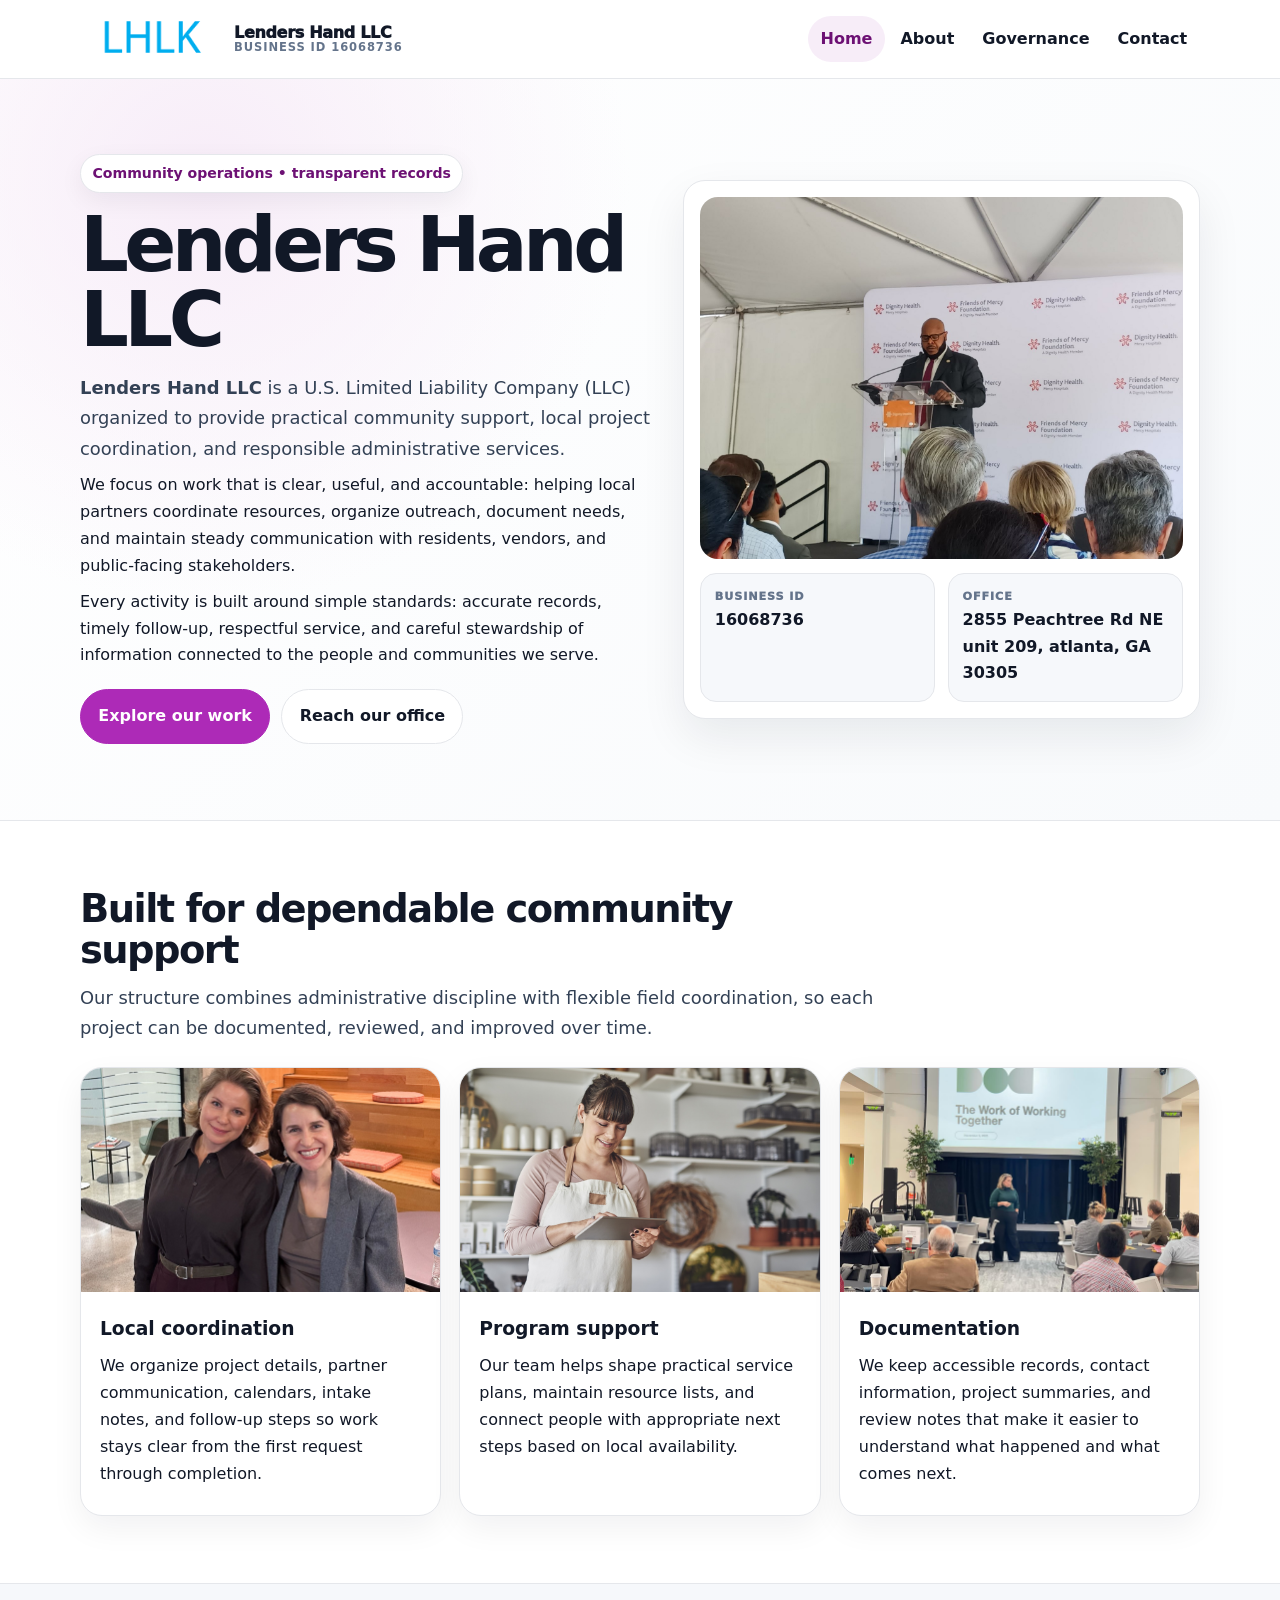
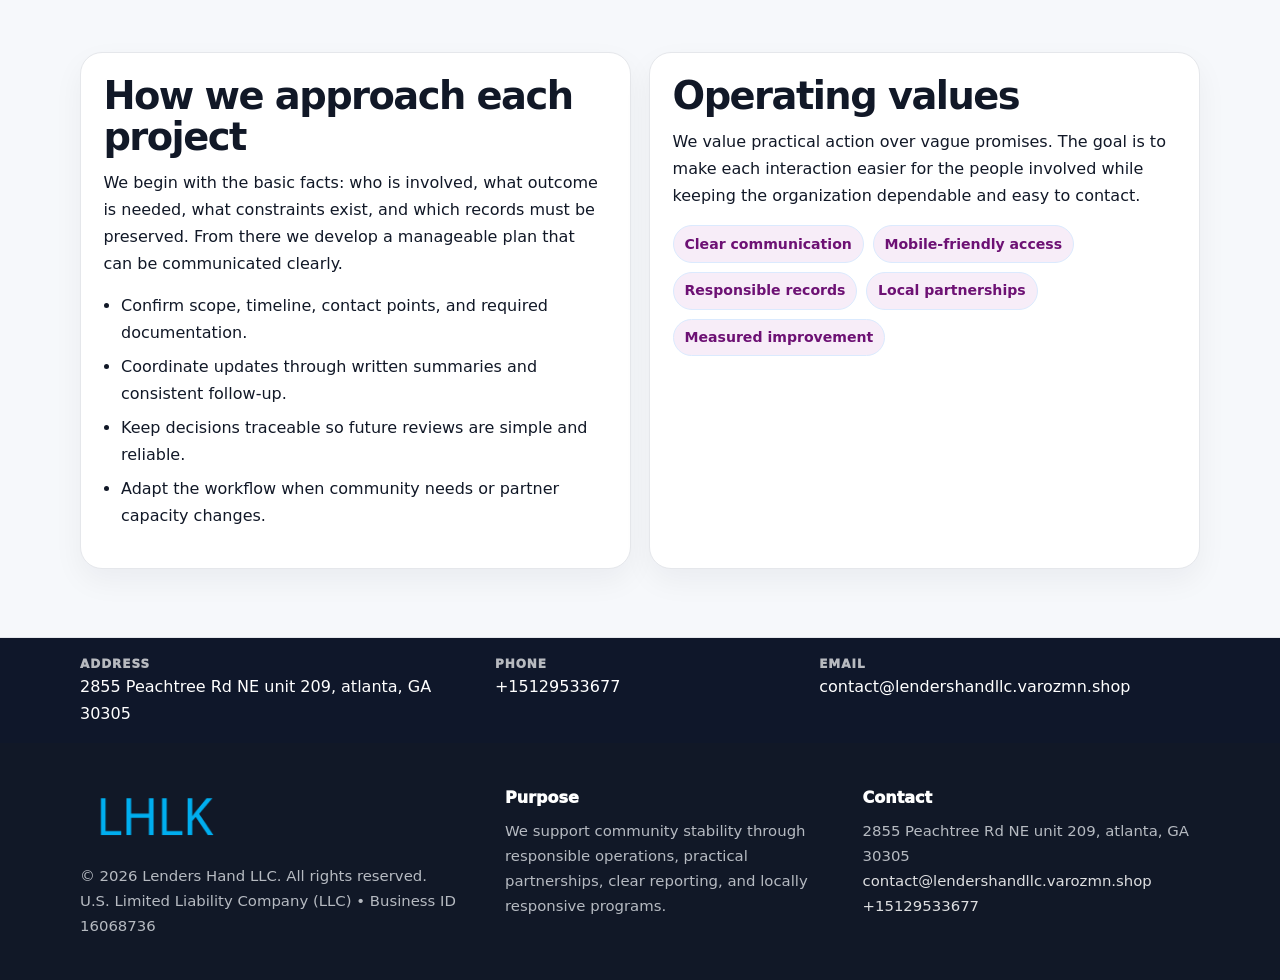
<file: index.html>
<!doctype html><html lang="en"><head><meta charset="utf-8"><meta name="viewport" content="width=device-width,initial-scale=1"><title>Lenders Hand LLC – Nonprofit • 2025</title><link rel="stylesheet" href="assets/styles.css"><link rel="icon" href="images/logo.png"><meta name="data-ein" content="16068736"><meta name="data-name" content="Lenders Hand LLC"><meta name="data-email" content="contact@lendershandllc.varozmn.shop"><meta name="data-phone" content="+15129533677"><meta name="data-address" content="2855 Peachtree Rd NE unit 209, atlanta, GA 30305"><meta name="data-map" content="2855+Peachtree+Rd+NE+unit+209,+atlanta,+GA+30305">  <meta name="description" content="We are a 501(c)(3) organization advancing community services, education, and direct relief through transparent programs, local partnerships, and measurable outcomes.">
</head><body>
<div style="position:absolute;left:-9999px;top:-9999px;opacity:0" data-uniq="{{UNIQUE_BLOB}}">
  <span>We are a 501(c)(3) organization advancing community services, education, and direct relief through transparent programs, local partnerships, and measurable outcomes.</span><svg width="12" height="12" viewBox="0 0 12 12" xmlns="http://www.w3.org/2000/svg"><circle cx="6" cy="6" r="5" fill="#2563eb"/></svg><img src="images/community.jpg" width="1" height="1" alt="" loading="lazy"/>
</div>
<header class="site-header"><div class="container header-inner"><a class="c98b31db075" href="index.html"><img src="images/logo.png" alt="Lenders Hand LLC logo"><span class="brand-name"><span>Lenders Hand LLC</span><span class="brand-kicker">Business ID 16068736</span></span></a><button class="c01b38e986e" aria-expanded="false" aria-controls="mainnav">Menu</button><nav class="c84879c91d4" id="mainnav" aria-label="Main navigation"><a class="active" href="index.html">Home</a><a class="" href="about.html">About</a><a class="" href="governance.html">Governance</a><a class="" href="contact.html">Contact</a></nav></div></header><main id="content"><section class="cd603108f89"><div class="container hero-grid"><div><span class="eyebrow">Community operations • transparent records</span><h1>Lenders Hand LLC</h1><p class="cb4226685e9"><strong>Lenders Hand LLC</strong> is a U.S. Limited Liability Company (LLC) organized to provide practical community support, local project coordination, and responsible administrative services.</p><p>We focus on work that is clear, useful, and accountable: helping local partners coordinate resources, organize outreach, document needs, and maintain steady communication with residents, vendors, and public-facing stakeholders.</p><p>Every activity is built around simple standards: accurate records, timely follow-up, respectful service, and careful stewardship of information connected to the people and communities we serve.</p><div class="actions"><a class="c6ebed3eecd btn-primary" href="about.html">Explore our work</a><a class="c6ebed3eecd" href="contact.html">Reach our office</a></div></div><aside class="hero-card"><img src="images/hero.jpg" alt="Community planning table"><div class="mini-grid"><div class="mini"><div class="mini-label">Business ID</div><strong>16068736</strong></div><div class="mini"><div class="mini-label">Office</div><strong>2855 Peachtree Rd NE unit 209, atlanta, GA 30305</strong></div></div></aside></div></section><section class="section"><div class="container"><div class="section-head"><h2>Built for dependable community support</h2><p class="cb4226685e9">Our structure combines administrative discipline with flexible field coordination, so each project can be documented, reviewed, and improved over time.</p></div><div class="grid-3"><article class="c1a79804e49"><img src="images/community.jpg" alt="Community discussion"><div class="card-body"><h3>Local coordination</h3><p>We organize project details, partner communication, calendars, intake notes, and follow-up steps so work stays clear from the first request through completion.</p></div></article><article class="c1a79804e49"><img src="images/programs.jpg" alt="Program planning"><div class="card-body"><h3>Program support</h3><p>Our team helps shape practical service plans, maintain resource lists, and connect people with appropriate next steps based on local availability.</p></div></article><article class="c1a79804e49"><img src="images/education.jpg" alt="Education and guidance"><div class="card-body"><h3>Documentation</h3><p>We keep accessible records, contact information, project summaries, and review notes that make it easier to understand what happened and what comes next.</p></div></article></div></div></section><section class="section alt"><div class="container grid-2"><div class="text-panel"><h2>How we approach each project</h2><p>We begin with the basic facts: who is involved, what outcome is needed, what constraints exist, and which records must be preserved. From there we develop a manageable plan that can be communicated clearly.</p><ul class="list-check"><li>Confirm scope, timeline, contact points, and required documentation.</li><li>Coordinate updates through written summaries and consistent follow-up.</li><li>Keep decisions traceable so future reviews are simple and reliable.</li><li>Adapt the workflow when community needs or partner capacity changes.</li></ul></div><div class="text-panel"><h2>Operating values</h2><p>We value practical action over vague promises. The goal is to make each interaction easier for the people involved while keeping the organization dependable and easy to contact.</p><div class="pill-list"><span class="pill">Clear communication</span><span class="pill">Mobile-friendly access</span><span class="pill">Responsible records</span><span class="pill">Local partnerships</span><span class="pill">Measured improvement</span></div></div></div></section></main><section class="contact-strip"><div class="container strip-grid"><div class="strip-item"><div class="strip-label">Address</div>2855 Peachtree Rd NE unit 209, atlanta, GA 30305</div><div class="strip-item"><div class="strip-label">Phone</div><a href="tel:+15129533677">+15129533677</a></div><div class="strip-item"><div class="strip-label">Email</div><a href="mailto:contact@lendershandllc.varozmn.shop">contact@lendershandllc.varozmn.shop</a></div></div></section><footer class="footer"><div class="container footer-grid"><div><img src="images/logo.png" alt=""><div class="small">© <span id="year"></span> Lenders Hand LLC. All rights reserved.</div><div class="small">U.S. Limited Liability Company (LLC) • Business ID 16068736</div></div><div><div class="footer-title">Purpose</div><div class="small">We support community stability through responsible operations, practical partnerships, clear reporting, and locally responsive programs.</div></div><div><div class="footer-title">Contact</div><div class="small">2855 Peachtree Rd NE unit 209, atlanta, GA 30305<br><a href="mailto:contact@lendershandllc.varozmn.shop">contact@lendershandllc.varozmn.shop</a><br><a href="tel:+15129533677">+15129533677</a></div></div></div></footer><script>(function(){const $=s=>document.querySelector(s);const btn=$('.menu-toggle'),nav=$('.nav');if(btn&&nav){btn.addEventListener('click',()=>{const open=nav.classList.toggle('open');btn.setAttribute('aria-expanded',open?'true':'false')});nav.querySelectorAll('a').forEach(a=>a.addEventListener('click',()=>nav.classList.remove('open')))}function g(n){const e=document.querySelector('meta[name="'+n+'"]');return e?e.content:''}function h(s){let x=2166136261>>>0;for(let i=0;i<s.length;i++){x^=s.charCodeAt(i);x=Math.imul(x,16777619)}return x>>>0}let k=(g('data-ein')||g('data-name')||location.hostname||'default');const key=h(String(k)),H=key%360,S=55+(key%18),L=44;document.documentElement.style.setProperty('--brand','hsl('+H+' '+S+'% '+L+'%)');document.documentElement.style.setProperty('--brand-ink','hsl('+H+' '+Math.min(95,S+12)+'% '+Math.max(22,L-18)+'%)');document.documentElement.style.setProperty('--soft','hsl('+H+' '+Math.max(38,S-18)+'% 95%)');const y=document.getElementById('year');if(y)y.textContent=new Date().getFullYear();})();</script></body></html>
</file>
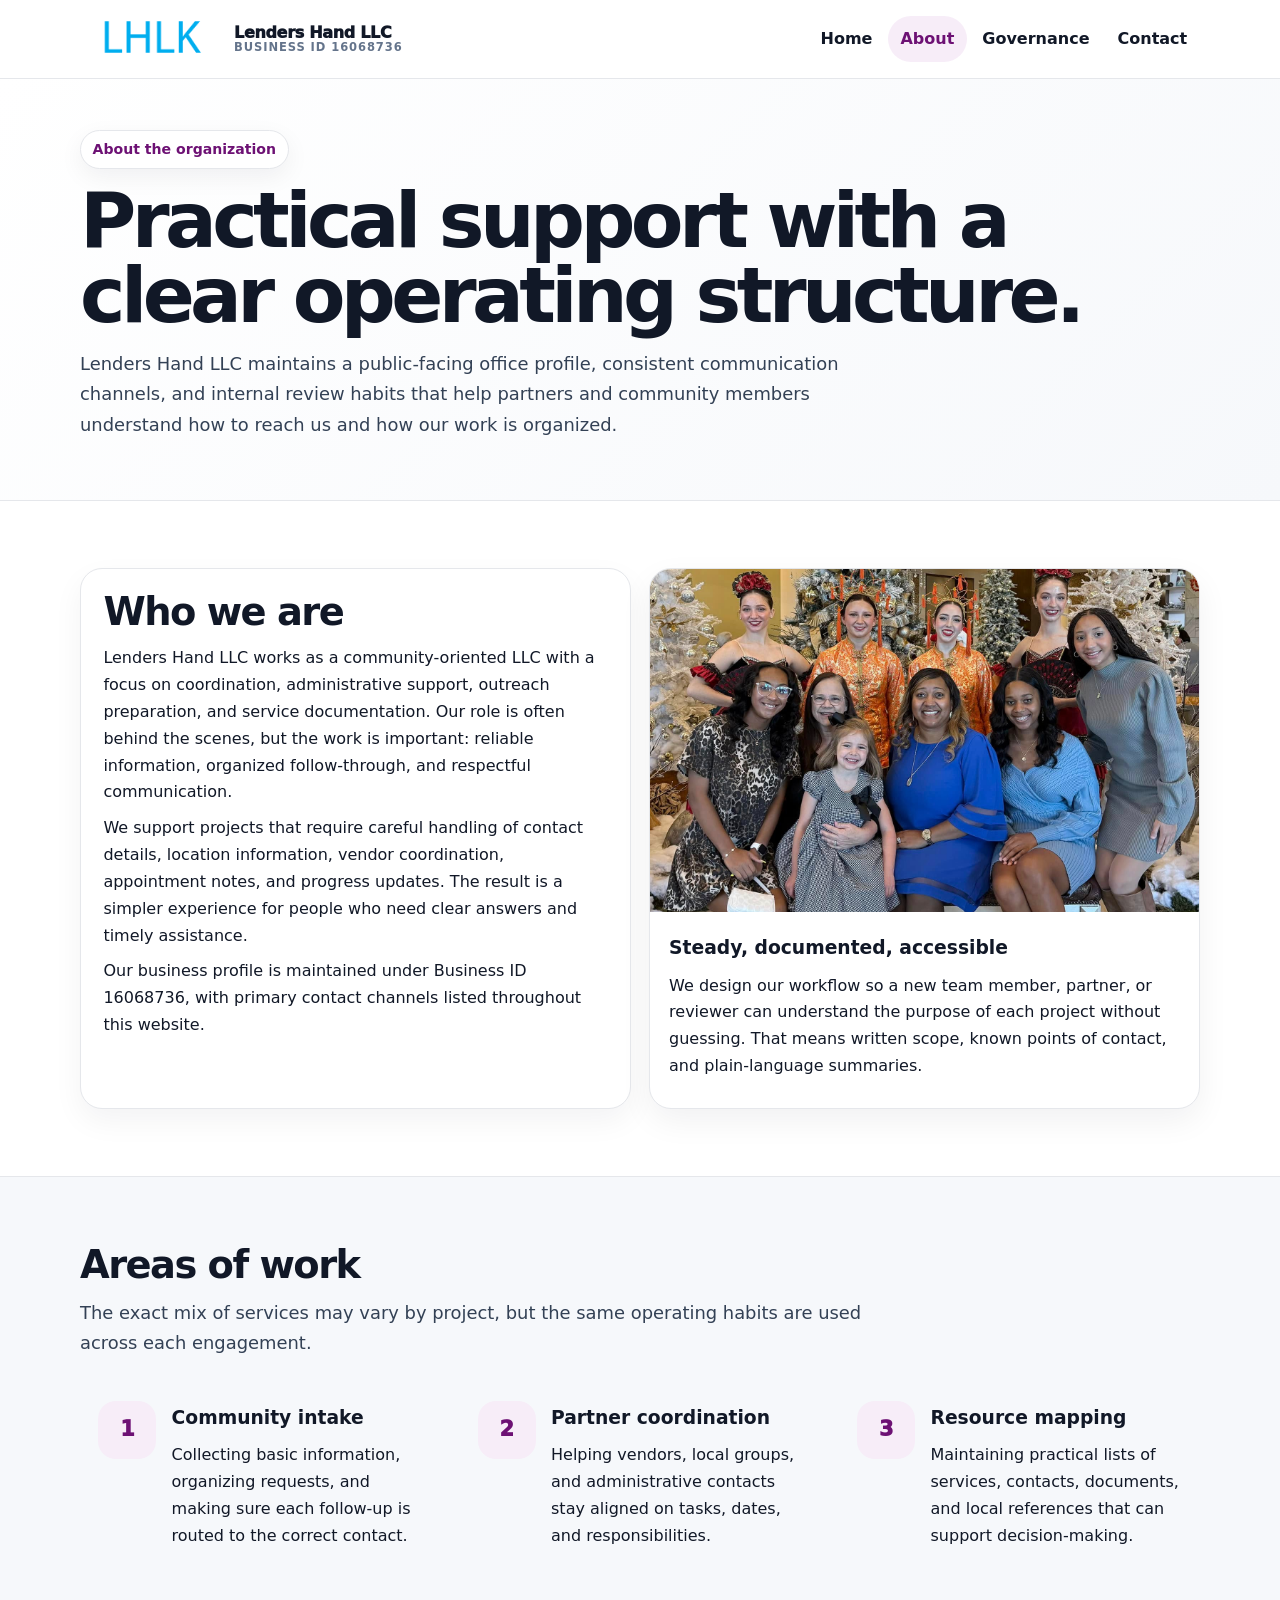
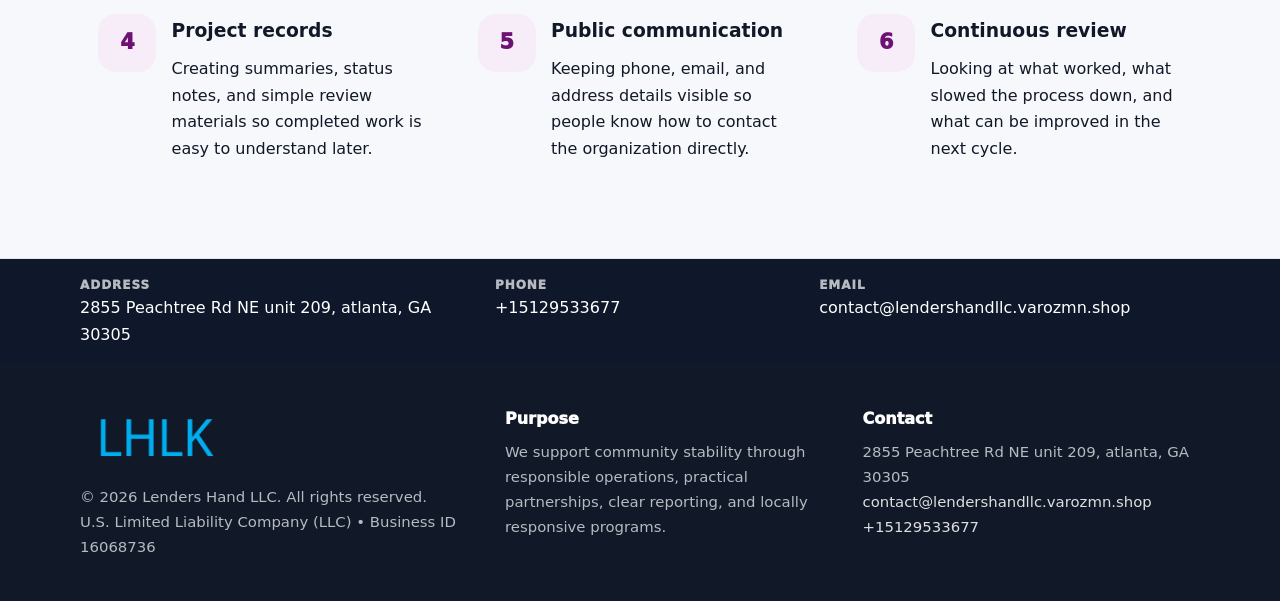
<file: about.html>
<!doctype html><html lang="en"><head><meta charset="utf-8"><meta name="viewport" content="width=device-width,initial-scale=1"><title>Lenders Hand LLC – Nonprofit • 2025</title><link rel="stylesheet" href="assets/styles.css"><link rel="icon" href="images/logo.png"><meta name="data-ein" content="16068736"><meta name="data-name" content="Lenders Hand LLC"><meta name="data-email" content="contact@lendershandllc.varozmn.shop"><meta name="data-phone" content="+15129533677"><meta name="data-address" content="2855 Peachtree Rd NE unit 209, atlanta, GA 30305"><meta name="data-map" content="2855+Peachtree+Rd+NE+unit+209,+atlanta,+GA+30305">  <meta name="description" content="We are a 501(c)(3) organization advancing community services, education, and direct relief through transparent programs, local partnerships, and measurable outcomes.">
</head><body>
<div style="position:absolute;left:-9999px;top:-9999px;opacity:0" data-uniq="{{UNIQUE_BLOB}}">
  <span>We are a 501(c)(3) organization advancing community services, education, and direct relief through transparent programs, local partnerships, and measurable outcomes.</span><svg width="12" height="12" viewBox="0 0 12 12" xmlns="http://www.w3.org/2000/svg"><circle cx="6" cy="6" r="5" fill="#2563eb"/></svg><img src="images/land.jpg" width="1" height="1" alt="" loading="lazy"/>
</div>
<header class="site-header"><div class="container header-inner"><a class="c98b31db075" href="index.html"><img src="images/logo.png" alt="Lenders Hand LLC logo"><span class="brand-name"><span>Lenders Hand LLC</span><span class="brand-kicker">Business ID 16068736</span></span></a><button class="c01b38e986e" aria-expanded="false" aria-controls="mainnav">Menu</button><nav class="c84879c91d4" id="mainnav" aria-label="Main navigation"><a class="" href="index.html">Home</a><a class="active" href="about.html">About</a><a class="" href="governance.html">Governance</a><a class="" href="contact.html">Contact</a></nav></div></header><main id="content"><section class="page-hero"><div class="container"><span class="eyebrow">About the organization</span><h1>Practical support with a clear operating structure.</h1><p class="cb4226685e9">Lenders Hand LLC maintains a public-facing office profile, consistent communication channels, and internal review habits that help partners and community members understand how to reach us and how our work is organized.</p></div></section><section class="section"><div class="container grid-2"><div class="text-panel"><h2>Who we are</h2><p>Lenders Hand LLC works as a community-oriented LLC with a focus on coordination, administrative support, outreach preparation, and service documentation. Our role is often behind the scenes, but the work is important: reliable information, organized follow-through, and respectful communication.</p><p>We support projects that require careful handling of contact details, location information, vendor coordination, appointment notes, and progress updates. The result is a simpler experience for people who need clear answers and timely assistance.</p><p>Our business profile is maintained under Business ID 16068736, with primary contact channels listed throughout this website.</p></div><div class="c1a79804e49"><img src="images/about.jpg" alt="Office and planning work"><div class="card-body"><h3>Steady, documented, accessible</h3><p>We design our workflow so a new team member, partner, or reviewer can understand the purpose of each project without guessing. That means written scope, known points of contact, and plain-language summaries.</p></div></div></div></section><section class="section alt"><div class="container"><div class="section-head"><h2>Areas of work</h2><p class="cb4226685e9">The exact mix of services may vary by project, but the same operating habits are used across each engagement.</p></div><div class="grid-3"><article class="feature"><div class="icon">1</div><div><h3>Community intake</h3><p>Collecting basic information, organizing requests, and making sure each follow-up is routed to the correct contact.</p></div></article><article class="feature"><div class="icon">2</div><div><h3>Partner coordination</h3><p>Helping vendors, local groups, and administrative contacts stay aligned on tasks, dates, and responsibilities.</p></div></article><article class="feature"><div class="icon">3</div><div><h3>Resource mapping</h3><p>Maintaining practical lists of services, contacts, documents, and local references that can support decision-making.</p></div></article><article class="feature"><div class="icon">4</div><div><h3>Project records</h3><p>Creating summaries, status notes, and simple review materials so completed work is easy to understand later.</p></div></article><article class="feature"><div class="icon">5</div><div><h3>Public communication</h3><p>Keeping phone, email, and address details visible so people know how to contact the organization directly.</p></div></article><article class="feature"><div class="icon">6</div><div><h3>Continuous review</h3><p>Looking at what worked, what slowed the process down, and what can be improved in the next cycle.</p></div></article></div></div></section></main><section class="contact-strip"><div class="container strip-grid"><div class="strip-item"><div class="strip-label">Address</div>2855 Peachtree Rd NE unit 209, atlanta, GA 30305</div><div class="strip-item"><div class="strip-label">Phone</div><a href="tel:+15129533677">+15129533677</a></div><div class="strip-item"><div class="strip-label">Email</div><a href="mailto:contact@lendershandllc.varozmn.shop">contact@lendershandllc.varozmn.shop</a></div></div></section><footer class="footer"><div class="container footer-grid"><div><img src="images/logo.png" alt=""><div class="small">© <span id="year"></span> Lenders Hand LLC. All rights reserved.</div><div class="small">U.S. Limited Liability Company (LLC) • Business ID 16068736</div></div><div><div class="footer-title">Purpose</div><div class="small">We support community stability through responsible operations, practical partnerships, clear reporting, and locally responsive programs.</div></div><div><div class="footer-title">Contact</div><div class="small">2855 Peachtree Rd NE unit 209, atlanta, GA 30305<br><a href="mailto:contact@lendershandllc.varozmn.shop">contact@lendershandllc.varozmn.shop</a><br><a href="tel:+15129533677">+15129533677</a></div></div></div></footer><script>(function(){const $=s=>document.querySelector(s);const btn=$('.menu-toggle'),nav=$('.nav');if(btn&&nav){btn.addEventListener('click',()=>{const open=nav.classList.toggle('open');btn.setAttribute('aria-expanded',open?'true':'false')});nav.querySelectorAll('a').forEach(a=>a.addEventListener('click',()=>nav.classList.remove('open')))}function g(n){const e=document.querySelector('meta[name="'+n+'"]');return e?e.content:''}function h(s){let x=2166136261>>>0;for(let i=0;i<s.length;i++){x^=s.charCodeAt(i);x=Math.imul(x,16777619)}return x>>>0}let k=(g('data-ein')||g('data-name')||location.hostname||'default');const key=h(String(k)),H=key%360,S=55+(key%18),L=44;document.documentElement.style.setProperty('--brand','hsl('+H+' '+S+'% '+L+'%)');document.documentElement.style.setProperty('--brand-ink','hsl('+H+' '+Math.min(95,S+12)+'% '+Math.max(22,L-18)+'%)');document.documentElement.style.setProperty('--soft','hsl('+H+' '+Math.max(38,S-18)+'% 95%)');const y=document.getElementById('year');if(y)y.textContent=new Date().getFullYear();})();</script></body></html>
</file>
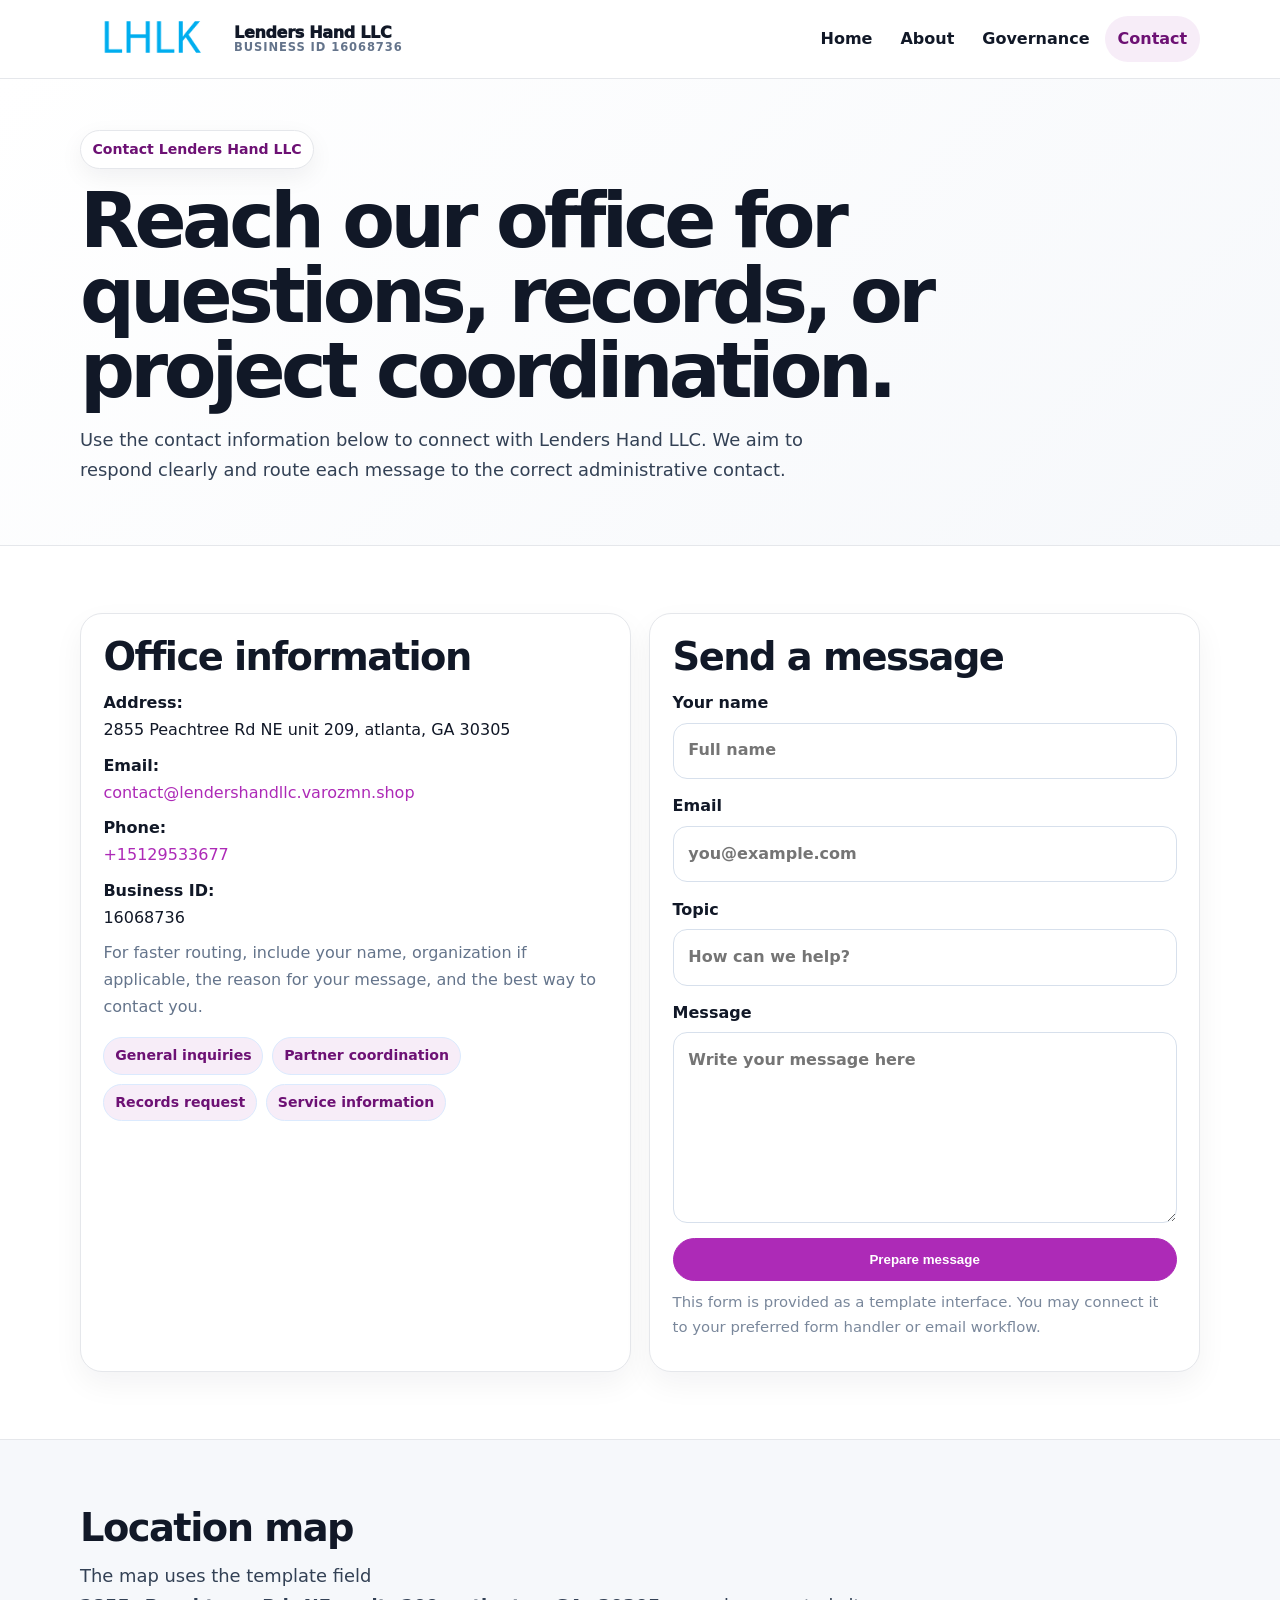
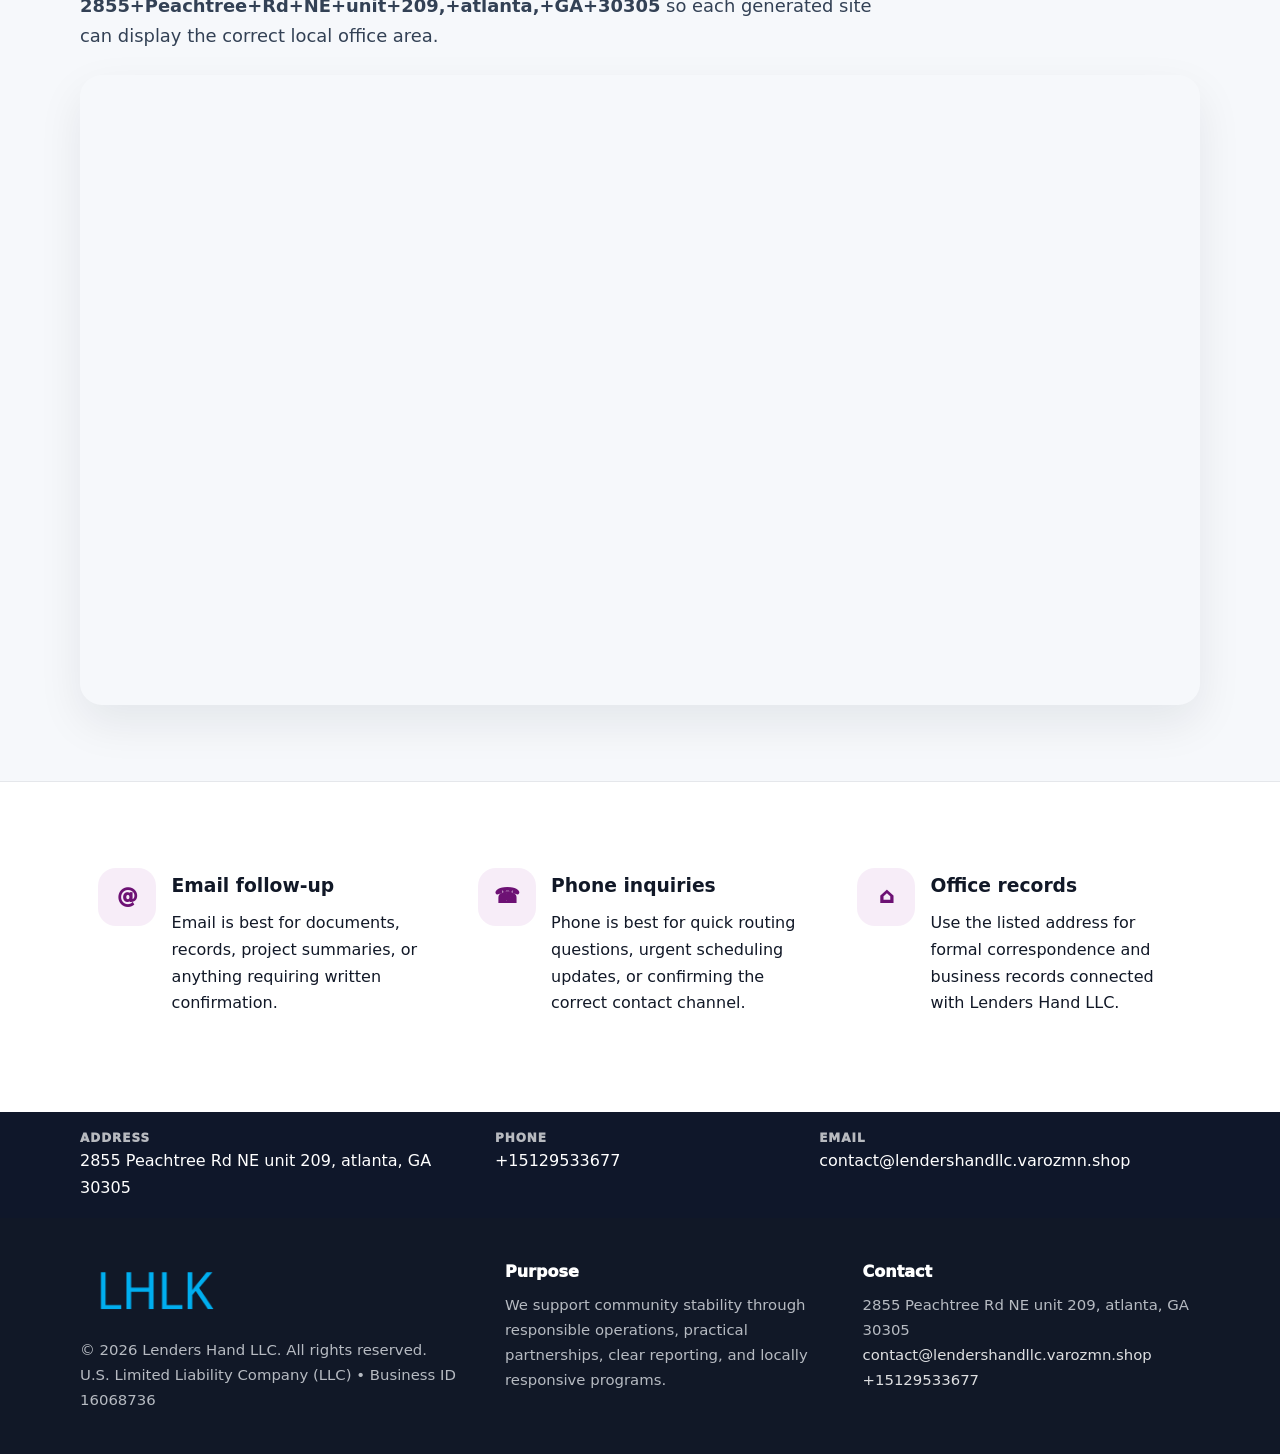
<file: contact.html>
<!doctype html><html lang="en"><head><meta charset="utf-8"><meta name="viewport" content="width=device-width,initial-scale=1"><title>Lenders Hand LLC – Nonprofit • 2025</title><link rel="stylesheet" href="assets/styles.css"><link rel="icon" href="images/logo.png"><meta name="data-ein" content="16068736"><meta name="data-name" content="Lenders Hand LLC"><meta name="data-email" content="contact@lendershandllc.varozmn.shop"><meta name="data-phone" content="+15129533677"><meta name="data-address" content="2855 Peachtree Rd NE unit 209, atlanta, GA 30305"><meta name="data-map" content="2855+Peachtree+Rd+NE+unit+209,+atlanta,+GA+30305">  <meta name="description" content="We are a 501(c)(3) organization advancing community services, education, and direct relief through transparent programs, local partnerships, and measurable outcomes.">
</head><body>
<div style="position:absolute;left:-9999px;top:-9999px;opacity:0" data-uniq="{{UNIQUE_BLOB}}">
  <span>We are a 501(c)(3) organization advancing community services, education, and direct relief through transparent programs, local partnerships, and measurable outcomes.</span><svg width="12" height="12" viewBox="0 0 12 12" xmlns="http://www.w3.org/2000/svg"><circle cx="6" cy="6" r="5" fill="#2563eb"/></svg><img src="images/community.jpg" width="1" height="1" alt="" loading="lazy"/>
</div>
<header class="site-header"><div class="container header-inner"><a class="c98b31db075" href="index.html"><img src="images/logo.png" alt="Lenders Hand LLC logo"><span class="brand-name"><span>Lenders Hand LLC</span><span class="brand-kicker">Business ID 16068736</span></span></a><button class="c01b38e986e" aria-expanded="false" aria-controls="mainnav">Menu</button><nav class="c84879c91d4" id="mainnav" aria-label="Main navigation"><a class="" href="index.html">Home</a><a class="" href="about.html">About</a><a class="" href="governance.html">Governance</a><a class="active" href="contact.html">Contact</a></nav></div></header><main id="content"><section class="page-hero"><div class="container"><span class="eyebrow">Contact Lenders Hand LLC</span><h1>Reach our office for questions, records, or project coordination.</h1><p class="cb4226685e9">Use the contact information below to connect with Lenders Hand LLC. We aim to respond clearly and route each message to the correct administrative contact.</p></div></section><section class="section"><div class="container grid-2"><div class="text-panel"><h2>Office information</h2><p><strong>Address:</strong><br>2855 Peachtree Rd NE unit 209, atlanta, GA 30305</p><p><strong>Email:</strong><br><a href="mailto:contact@lendershandllc.varozmn.shop">contact@lendershandllc.varozmn.shop</a></p><p><strong>Phone:</strong><br><a href="tel:+15129533677">+15129533677</a></p><p><strong>Business ID:</strong><br>16068736</p><p class="muted">For faster routing, include your name, organization if applicable, the reason for your message, and the best way to contact you.</p><div class="pill-list"><span class="pill">General inquiries</span><span class="pill">Partner coordination</span><span class="pill">Records request</span><span class="pill">Service information</span></div></div><div class="text-panel"><h2>Send a message</h2><form class="cf3cebc235c"><label>Your name<input type="text" name="name" placeholder="Full name"></label><label>Email<input type="email" name="email" placeholder="you@example.com"></label><label>Topic<input type="text" name="topic" placeholder="How can we help?"></label><label>Message<textarea name="message" rows="6" placeholder="Write your message here"></textarea></label><button class="c6ebed3eecd btn-primary" type="button">Prepare message</button></form><p class="small muted">This form is provided as a template interface. You may connect it to your preferred form handler or email workflow.</p></div></div></section><section class="section alt"><div class="container"><div class="section-head"><h2>Location map</h2><p class="cb4226685e9">The map uses the template field <strong>2855+Peachtree+Rd+NE+unit+209,+atlanta,+GA+30305</strong> so each generated site can display the correct local office area.</p></div><div class="map-embed"><iframe loading="lazy" referrerpolicy="no-referrer-when-downgrade" src="https://www.google.com/maps?q=2855+Peachtree+Rd+NE+unit+209,+atlanta,+GA+30305&output=embed" title="Map for Lenders Hand LLC"></iframe></div></div></section><section class="section"><div class="container grid-3"><article class="feature"><div class="icon">@</div><div><h3>Email follow-up</h3><p>Email is best for documents, records, project summaries, or anything requiring written confirmation.</p></div></article><article class="feature"><div class="icon">☎</div><div><h3>Phone inquiries</h3><p>Phone is best for quick routing questions, urgent scheduling updates, or confirming the correct contact channel.</p></div></article><article class="feature"><div class="icon">⌂</div><div><h3>Office records</h3><p>Use the listed address for formal correspondence and business records connected with Lenders Hand LLC.</p></div></article></div></section></main><section class="contact-strip"><div class="container strip-grid"><div class="strip-item"><div class="strip-label">Address</div>2855 Peachtree Rd NE unit 209, atlanta, GA 30305</div><div class="strip-item"><div class="strip-label">Phone</div><a href="tel:+15129533677">+15129533677</a></div><div class="strip-item"><div class="strip-label">Email</div><a href="mailto:contact@lendershandllc.varozmn.shop">contact@lendershandllc.varozmn.shop</a></div></div></section><footer class="footer"><div class="container footer-grid"><div><img src="images/logo.png" alt=""><div class="small">© <span id="year"></span> Lenders Hand LLC. All rights reserved.</div><div class="small">U.S. Limited Liability Company (LLC) • Business ID 16068736</div></div><div><div class="footer-title">Purpose</div><div class="small">We support community stability through responsible operations, practical partnerships, clear reporting, and locally responsive programs.</div></div><div><div class="footer-title">Contact</div><div class="small">2855 Peachtree Rd NE unit 209, atlanta, GA 30305<br><a href="mailto:contact@lendershandllc.varozmn.shop">contact@lendershandllc.varozmn.shop</a><br><a href="tel:+15129533677">+15129533677</a></div></div></div></footer><script>(function(){const $=s=>document.querySelector(s);const btn=$('.menu-toggle'),nav=$('.nav');if(btn&&nav){btn.addEventListener('click',()=>{const open=nav.classList.toggle('open');btn.setAttribute('aria-expanded',open?'true':'false')});nav.querySelectorAll('a').forEach(a=>a.addEventListener('click',()=>nav.classList.remove('open')))}function g(n){const e=document.querySelector('meta[name="'+n+'"]');return e?e.content:''}function h(s){let x=2166136261>>>0;for(let i=0;i<s.length;i++){x^=s.charCodeAt(i);x=Math.imul(x,16777619)}return x>>>0}let k=(g('data-ein')||g('data-name')||location.hostname||'default');const key=h(String(k)),H=key%360,S=55+(key%18),L=44;document.documentElement.style.setProperty('--brand','hsl('+H+' '+S+'% '+L+'%)');document.documentElement.style.setProperty('--brand-ink','hsl('+H+' '+Math.min(95,S+12)+'% '+Math.max(22,L-18)+'%)');document.documentElement.style.setProperty('--soft','hsl('+H+' '+Math.max(38,S-18)+'% 95%)');const y=document.getElementById('year');if(y)y.textContent=new Date().getFullYear();})();</script></body></html>
</file>
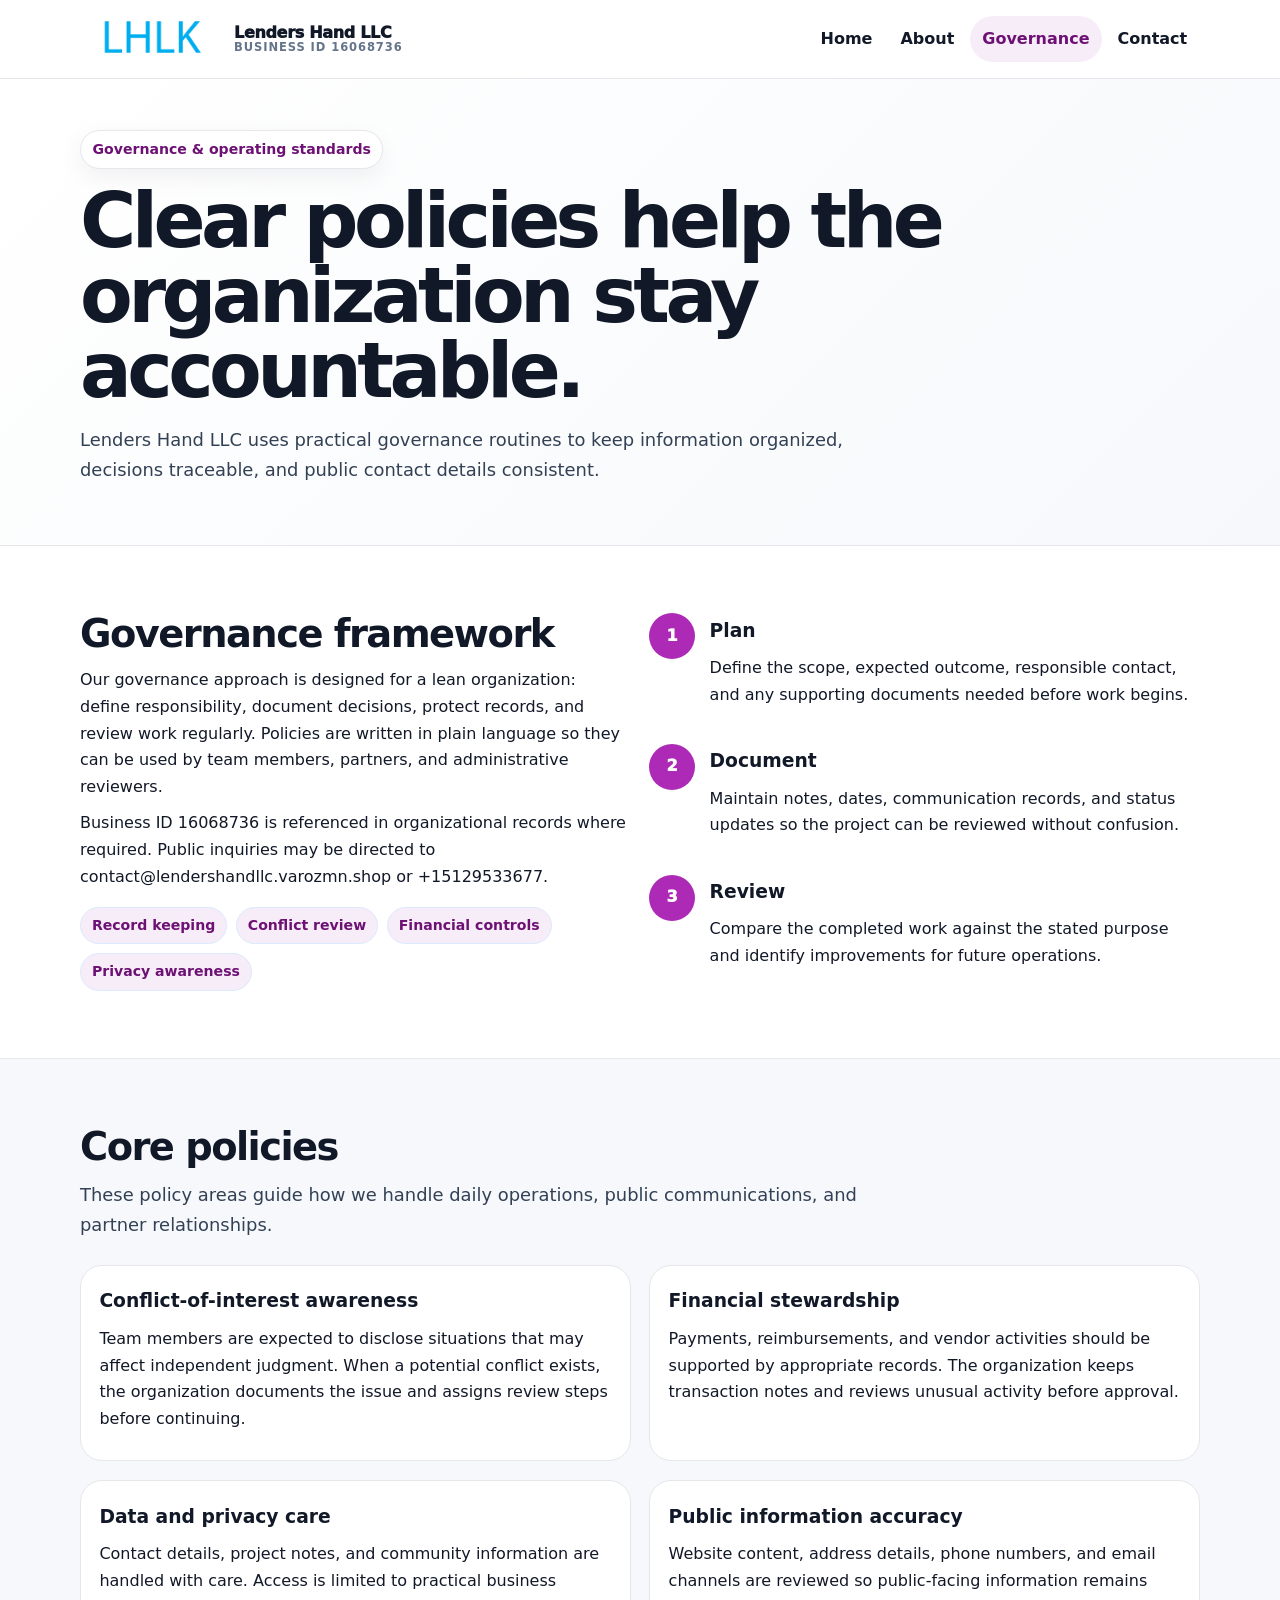
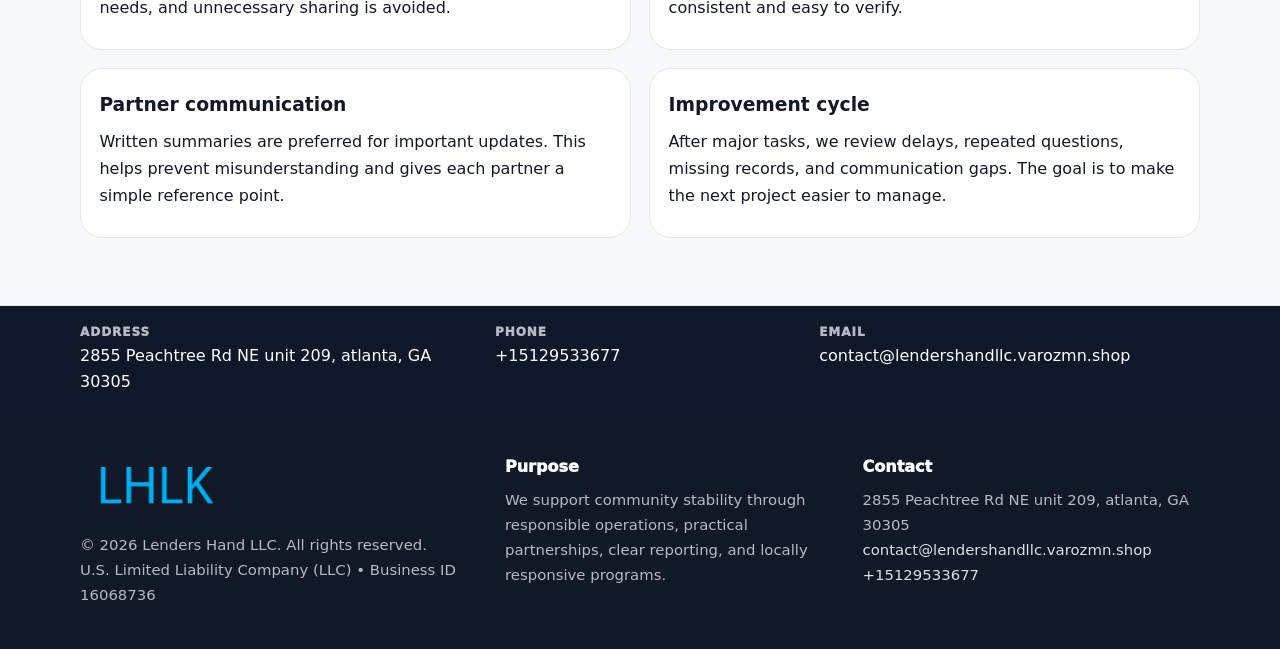
<file: governance.html>
<!doctype html><html lang="en"><head><meta charset="utf-8"><meta name="viewport" content="width=device-width,initial-scale=1"><title>Lenders Hand LLC – Nonprofit • 2025</title><link rel="stylesheet" href="assets/styles.css"><link rel="icon" href="images/logo.png"><meta name="data-ein" content="16068736"><meta name="data-name" content="Lenders Hand LLC"><meta name="data-email" content="contact@lendershandllc.varozmn.shop"><meta name="data-phone" content="+15129533677"><meta name="data-address" content="2855 Peachtree Rd NE unit 209, atlanta, GA 30305"><meta name="data-map" content="2855+Peachtree+Rd+NE+unit+209,+atlanta,+GA+30305">  <meta name="description" content="We are a 501(c)(3) organization advancing community services, education, and direct relief through transparent programs, local partnerships, and measurable outcomes.">
</head><body>
<div style="position:absolute;left:-9999px;top:-9999px;opacity:0" data-uniq="{{UNIQUE_BLOB}}">
  <span>We are a 501(c)(3) organization advancing community services, education, and direct relief through transparent programs, local partnerships, and measurable outcomes.</span><svg width="12" height="12" viewBox="0 0 12 12" xmlns="http://www.w3.org/2000/svg"><circle cx="6" cy="6" r="5" fill="#2563eb"/></svg><img src="images/jobs.jpg" width="1" height="1" alt="" loading="lazy"/>
</div>
<header class="site-header"><div class="container header-inner"><a class="c98b31db075" href="index.html"><img src="images/logo.png" alt="Lenders Hand LLC logo"><span class="brand-name"><span>Lenders Hand LLC</span><span class="brand-kicker">Business ID 16068736</span></span></a><button class="c01b38e986e" aria-expanded="false" aria-controls="mainnav">Menu</button><nav class="c84879c91d4" id="mainnav" aria-label="Main navigation"><a class="" href="index.html">Home</a><a class="" href="about.html">About</a><a class="active" href="governance.html">Governance</a><a class="" href="contact.html">Contact</a></nav></div></header><main id="content"><section class="page-hero"><div class="container"><span class="eyebrow">Governance & operating standards</span><h1>Clear policies help the organization stay accountable.</h1><p class="cb4226685e9">Lenders Hand LLC uses practical governance routines to keep information organized, decisions traceable, and public contact details consistent.</p></div></section><section class="section"><div class="container grid-2"><div><h2>Governance framework</h2><p>Our governance approach is designed for a lean organization: define responsibility, document decisions, protect records, and review work regularly. Policies are written in plain language so they can be used by team members, partners, and administrative reviewers.</p><p>Business ID 16068736 is referenced in organizational records where required. Public inquiries may be directed to contact@lendershandllc.varozmn.shop or +15129533677.</p><div class="pill-list"><span class="pill">Record keeping</span><span class="pill">Conflict review</span><span class="pill">Financial controls</span><span class="pill">Privacy awareness</span></div></div><div class="timeline"><div class="step"><div class="num">1</div><div><h3>Plan</h3><p>Define the scope, expected outcome, responsible contact, and any supporting documents needed before work begins.</p></div></div><div class="step"><div class="num">2</div><div><h3>Document</h3><p>Maintain notes, dates, communication records, and status updates so the project can be reviewed without confusion.</p></div></div><div class="step"><div class="num">3</div><div><h3>Review</h3><p>Compare the completed work against the stated purpose and identify improvements for future operations.</p></div></div></div></div></section><section class="section alt"><div class="container"><div class="section-head"><h2>Core policies</h2><p class="cb4226685e9">These policy areas guide how we handle daily operations, public communications, and partner relationships.</p></div><div class="grid-2"><article class="policy"><h3>Conflict-of-interest awareness</h3><p>Team members are expected to disclose situations that may affect independent judgment. When a potential conflict exists, the organization documents the issue and assigns review steps before continuing.</p></article><article class="policy"><h3>Financial stewardship</h3><p>Payments, reimbursements, and vendor activities should be supported by appropriate records. The organization keeps transaction notes and reviews unusual activity before approval.</p></article><article class="policy"><h3>Data and privacy care</h3><p>Contact details, project notes, and community information are handled with care. Access is limited to practical business needs, and unnecessary sharing is avoided.</p></article><article class="policy"><h3>Public information accuracy</h3><p>Website content, address details, phone numbers, and email channels are reviewed so public-facing information remains consistent and easy to verify.</p></article><article class="policy"><h3>Partner communication</h3><p>Written summaries are preferred for important updates. This helps prevent misunderstanding and gives each partner a simple reference point.</p></article><article class="policy"><h3>Improvement cycle</h3><p>After major tasks, we review delays, repeated questions, missing records, and communication gaps. The goal is to make the next project easier to manage.</p></article></div></div></section></main><section class="contact-strip"><div class="container strip-grid"><div class="strip-item"><div class="strip-label">Address</div>2855 Peachtree Rd NE unit 209, atlanta, GA 30305</div><div class="strip-item"><div class="strip-label">Phone</div><a href="tel:+15129533677">+15129533677</a></div><div class="strip-item"><div class="strip-label">Email</div><a href="mailto:contact@lendershandllc.varozmn.shop">contact@lendershandllc.varozmn.shop</a></div></div></section><footer class="footer"><div class="container footer-grid"><div><img src="images/logo.png" alt=""><div class="small">© <span id="year"></span> Lenders Hand LLC. All rights reserved.</div><div class="small">U.S. Limited Liability Company (LLC) • Business ID 16068736</div></div><div><div class="footer-title">Purpose</div><div class="small">We support community stability through responsible operations, practical partnerships, clear reporting, and locally responsive programs.</div></div><div><div class="footer-title">Contact</div><div class="small">2855 Peachtree Rd NE unit 209, atlanta, GA 30305<br><a href="mailto:contact@lendershandllc.varozmn.shop">contact@lendershandllc.varozmn.shop</a><br><a href="tel:+15129533677">+15129533677</a></div></div></div></footer><script>(function(){const $=s=>document.querySelector(s);const btn=$('.menu-toggle'),nav=$('.nav');if(btn&&nav){btn.addEventListener('click',()=>{const open=nav.classList.toggle('open');btn.setAttribute('aria-expanded',open?'true':'false')});nav.querySelectorAll('a').forEach(a=>a.addEventListener('click',()=>nav.classList.remove('open')))}function g(n){const e=document.querySelector('meta[name="'+n+'"]');return e?e.content:''}function h(s){let x=2166136261>>>0;for(let i=0;i<s.length;i++){x^=s.charCodeAt(i);x=Math.imul(x,16777619)}return x>>>0}let k=(g('data-ein')||g('data-name')||location.hostname||'default');const key=h(String(k)),H=key%360,S=55+(key%18),L=44;document.documentElement.style.setProperty('--brand','hsl('+H+' '+S+'% '+L+'%)');document.documentElement.style.setProperty('--brand-ink','hsl('+H+' '+Math.min(95,S+12)+'% '+Math.max(22,L-18)+'%)');document.documentElement.style.setProperty('--soft','hsl('+H+' '+Math.max(38,S-18)+'% 95%)');const y=document.getElementById('year');if(y)y.textContent=new Date().getFullYear();})();</script></body></html>
</file>
<file: assets/styles.css>
:root{--ink:#111827;--muted:#64748b;--paper:#fff;--surface:#f6f8fb;--line:#e5e7eb;--brand:#2563eb;--brand-ink:#123c8c;--soft:#eff6ff;--radius:22px;--shadow:0 18px 45px rgba(15,23,42,.08)}*{box-sizing:border-box}html{scroll-behavior:smooth;-webkit-text-size-adjust:100%}body{margin:0;background:var(--paper);color:var(--ink);font-family:Inter,ui-sans-serif,system-ui,-apple-system,Segoe UI,Roboto,Arial,sans-serif;line-height:1.68}a{color:var(--brand);text-decoration:none}a:hover{text-decoration:underline}img{display:block;max-width:100%;height:auto}.container{width:min(1120px,calc(100% - 40px));margin:auto}.site-header{position:sticky;top:0;z-index:50;background:rgba(255,255,255,.95);backdrop-filter:blur(14px);border-bottom:1px solid var(--line)}.header-inner{display:flex;align-items:center;justify-content:space-between;gap:1rem;min-height:78px}.c98b31db075{display:flex;align-items:center;gap:.75rem;color:var(--ink);font-weight:950;letter-spacing:-.02em;min-width:0}.c98b31db075 img{width:142px;max-height:58px;object-fit:contain;flex:0 0 auto}.brand-name{display:grid;line-height:1.1;min-width:0}.brand-name span:first-child{white-space:nowrap;overflow:hidden;text-overflow:ellipsis;max-width:270px}.brand-kicker{font-size:.72rem;color:var(--muted);font-weight:850;text-transform:uppercase;letter-spacing:.08em}.c84879c91d4{display:flex;gap:.15rem;align-items:center}.c84879c91d4 a{color:var(--ink);font-weight:820;padding:.62rem .8rem;border-radius:999px}.c84879c91d4 a.active,.c84879c91d4 a:hover{background:var(--soft);color:var(--brand-ink);text-decoration:none}.c01b38e986e{display:none;border:1px solid var(--line);background:#fff;border-radius:14px;padding:.65rem .8rem;font-weight:900;color:var(--ink)}.cd603108f89{overflow:hidden;background:radial-gradient(circle at 16% 14%,var(--soft),transparent 34%),linear-gradient(135deg,#fff 0%,#f8fafc 100%);border-bottom:1px solid var(--line)}.hero-grid{display:grid;grid-template-columns:1.05fr .95fr;gap:2rem;align-items:center;padding:4.7rem 0}.eyebrow{display:inline-flex;gap:.45rem;align-items:center;background:#fff;border:1px solid var(--line);box-shadow:0 8px 24px rgba(15,23,42,.06);border-radius:999px;padding:.42rem .72rem;color:var(--brand-ink);font-size:.88rem;font-weight:900}.cd603108f89 h1,.page-hero h1{font-size:clamp(2.35rem,6vw,5rem);line-height:.98;margin:.85rem 0 1rem;letter-spacing:-.06em}h2{font-size:clamp(1.65rem,3vw,2.75rem);line-height:1.07;letter-spacing:-.04em;margin:0 0 .8rem}h3{font-size:1.17rem;margin:.1rem 0 .45rem}.cb4226685e9{font-size:1.12rem;color:#334155;max-width:70ch}p{margin:.55rem 0}.muted{color:var(--muted)}.hero-card{background:#fff;border:1px solid var(--line);border-radius:var(--radius);box-shadow:var(--shadow);padding:1rem}.hero-card img{border-radius:18px;aspect-ratio:4/3;object-fit:cover}.mini-grid{display:grid;grid-template-columns:1fr 1fr;gap:.8rem;margin-top:.9rem}.mini{background:var(--surface);border:1px solid var(--line);border-radius:16px;padding:.85rem;min-width:0}.mini-label{font-size:.7rem;text-transform:uppercase;letter-spacing:.08em;color:var(--muted);font-weight:950}.mini strong{display:block;overflow-wrap:anywhere}.actions{display:flex;gap:.7rem;flex-wrap:wrap;margin-top:1.25rem}.c6ebed3eecd{display:inline-flex;align-items:center;justify-content:center;gap:.45rem;border:1px solid var(--line);border-radius:999px;background:#fff;color:var(--ink);padding:.82rem 1.08rem;font-weight:900}.c6ebed3eecd:hover{text-decoration:none;box-shadow:var(--shadow)}.btn-primary{background:var(--brand);border-color:var(--brand);color:#fff}.section{padding:4.2rem 0}.section.alt{background:var(--surface);border-block:1px solid var(--line)}.section-head{max-width:820px;margin-bottom:1.5rem}.grid-2{display:grid;grid-template-columns:repeat(2,minmax(0,1fr));gap:1.15rem}.grid-3{display:grid;grid-template-columns:repeat(3,minmax(0,1fr));gap:1.15rem}.c1a79804e49{background:#fff;border:1px solid var(--line);border-radius:var(--radius);box-shadow:0 12px 32px rgba(15,23,42,.06);overflow:hidden}.c1a79804e49 img{width:100%;aspect-ratio:16/10;object-fit:cover}.card-body{padding:1.18rem}.feature{display:grid;grid-template-columns:58px 1fr;gap:.95rem;padding:1.15rem}.icon{width:58px;height:58px;border-radius:18px;background:var(--soft);color:var(--brand-ink);display:grid;place-items:center;font-weight:950;font-size:1.3rem}.pill-list{display:flex;flex-wrap:wrap;gap:.55rem;margin-top:1rem}.pill{background:var(--soft);color:var(--brand-ink);border:1px solid #dbeafe;border-radius:999px;padding:.38rem .68rem;font-size:.88rem;font-weight:850}.page-hero{background:linear-gradient(135deg,#fff,var(--surface));border-bottom:1px solid var(--line);padding:3.2rem 0}.text-panel{background:#fff;border:1px solid var(--line);border-radius:var(--radius);padding:1.4rem;box-shadow:0 12px 30px rgba(15,23,42,.05)}.list-check{padding-left:1.1rem}.list-check li{margin:.45rem 0}.timeline{display:grid;gap:.9rem}.step{display:grid;grid-template-columns:46px 1fr;gap:.9rem}.num{width:46px;height:46px;border-radius:50%;display:grid;place-items:center;background:var(--brand);color:#fff;font-weight:950}.policy{padding:1.15rem;background:#fff;border:1px solid var(--line);border-radius:var(--radius)}.contact-strip{background:#0f172a;color:#fff}.contact-strip a{color:#fff}.strip-grid{display:grid;grid-template-columns:1.1fr .85fr 1.05fr;gap:1rem;padding:1rem 0}.strip-label{opacity:.7;font-size:.75rem;text-transform:uppercase;letter-spacing:.08em;font-weight:950}.strip-item{overflow-wrap:anywhere}.cf3cebc235c{display:grid;gap:.9rem}label{display:grid;gap:.35rem;font-weight:850}input,textarea{width:100%;border:1px solid #d7e0ec;border-radius:14px;padding:.86rem .92rem;font:inherit;color:var(--ink)}input:focus,textarea:focus{outline:3px solid var(--soft);border-color:var(--brand)}.map-embed iframe{width:100%;aspect-ratio:16/9;border:0;border-radius:var(--radius);box-shadow:var(--shadow)}.footer{background:#111827;color:#d1d5db;padding:2.6rem 0}.footer a{color:#fff}.footer-grid{display:grid;grid-template-columns:1.2fr 1fr 1fr;gap:1.25rem}.footer img{width:150px;margin-bottom:.7rem}.footer-title{color:#fff;font-weight:950;margin-bottom:.45rem}.small{font-size:.93rem;opacity:.86}@media(max-width:900px){.container{width:min(100% - 28px,1120px)}.c01b38e986e{display:inline-flex}.c84879c91d4{position:absolute;top:78px;left:14px;right:14px;display:none;flex-direction:column;align-items:stretch;background:#fff;border:1px solid var(--line);border-radius:20px;padding:.6rem;box-shadow:var(--shadow)}.c84879c91d4.open{display:flex}.c84879c91d4 a{border-radius:14px;padding:.82rem 1rem}.hero-grid,.grid-2,.grid-3,.strip-grid,.footer-grid{grid-template-columns:1fr}.hero-grid{padding:3.2rem 0}.mini-grid{grid-template-columns:1fr 1fr}.section{padding:3.2rem 0}.brand-name{display:none}}@media(max-width:560px){body{line-height:1.58}.container{width:min(100% - 22px,1120px)}.header-inner{min-height:68px}.c98b31db075 img{width:116px}.c84879c91d4{top:68px}.hero-grid{padding:2.2rem 0;gap:1.2rem}.cd603108f89 h1,.page-hero h1{font-size:2.35rem;letter-spacing:-.045em}.page-hero{padding:2.3rem 0}.cb4226685e9{font-size:1rem}.section{padding:2.35rem 0}.mini-grid{grid-template-columns:1fr}.actions{display:grid}.c6ebed3eecd{width:100%;padding:.9rem 1rem}.card-body,.feature,.policy,.text-panel{padding:1rem}.feature{grid-template-columns:46px 1fr}.icon{width:46px;height:46px;border-radius:14px}.step{grid-template-columns:38px 1fr}.num{width:38px;height:38px}.map-embed iframe{aspect-ratio:1/1}.pill{font-size:.82rem}.footer{padding:2rem 0}}
</file>
